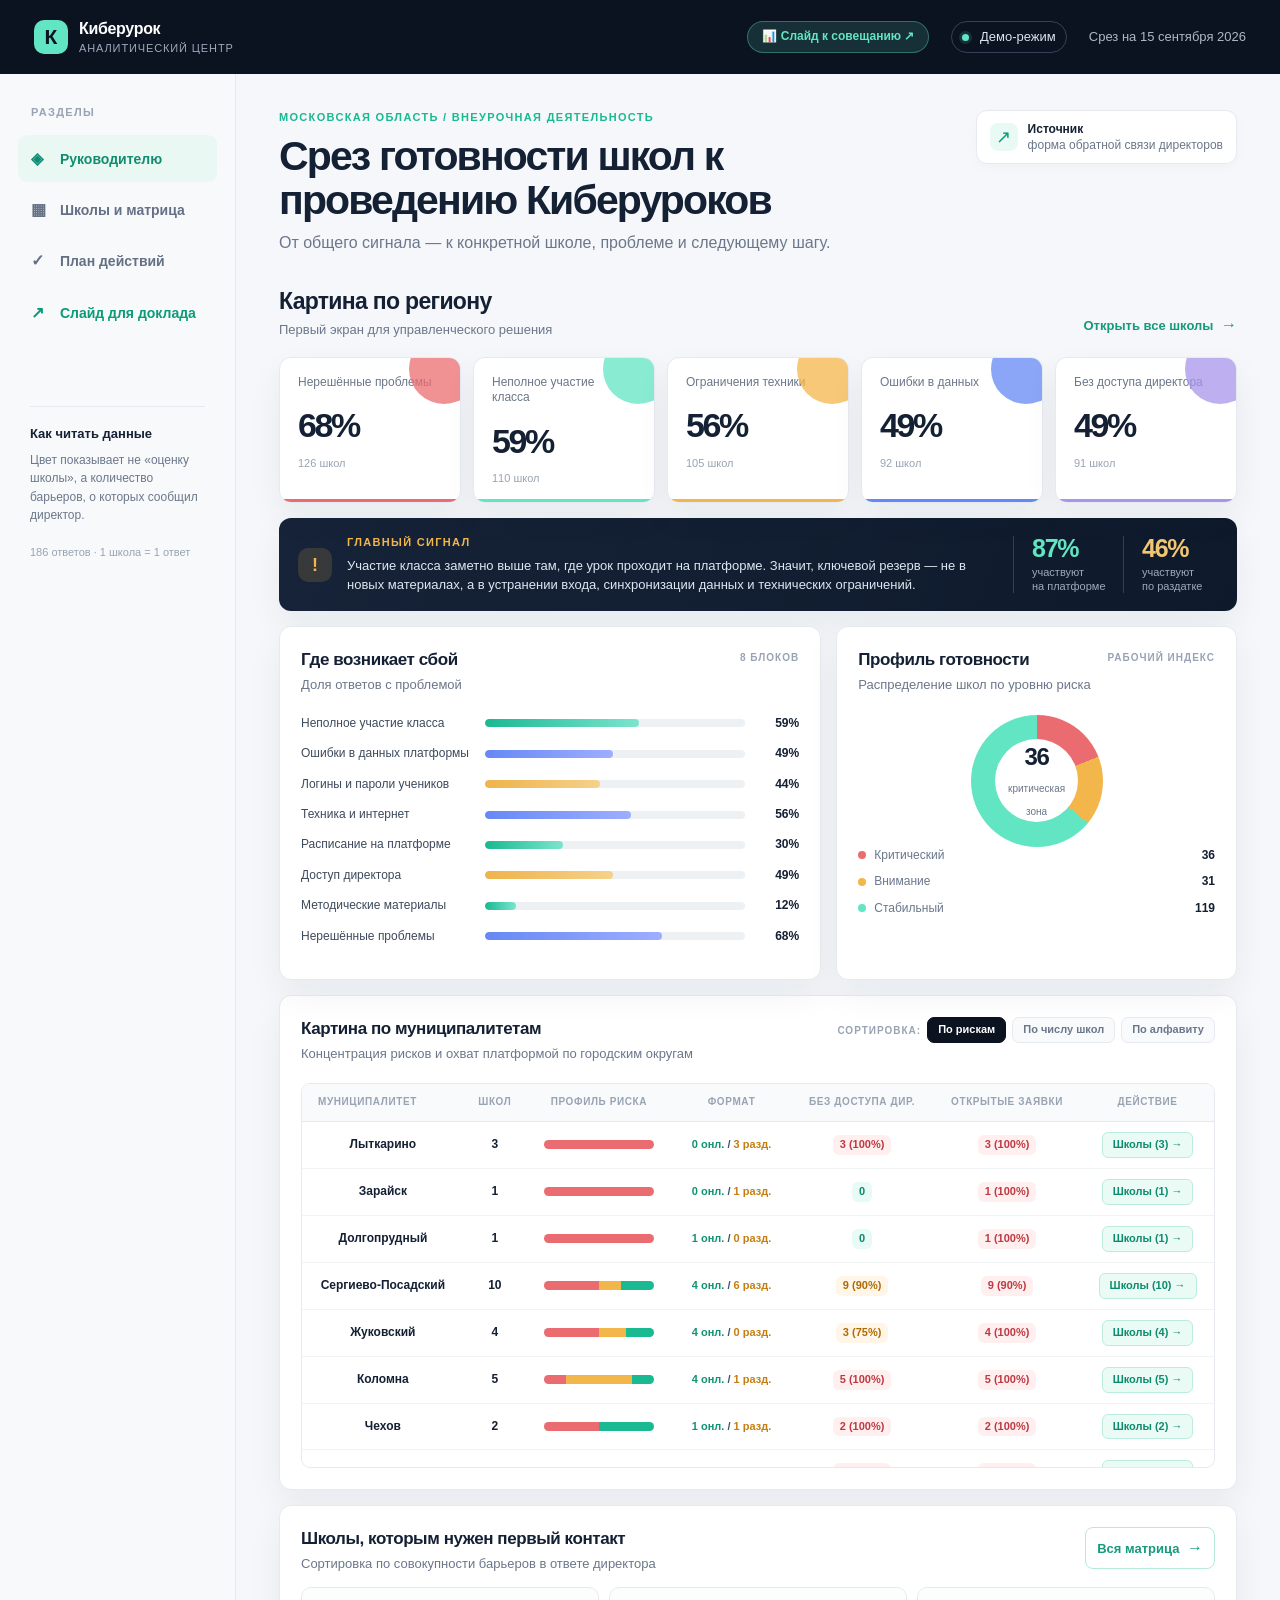
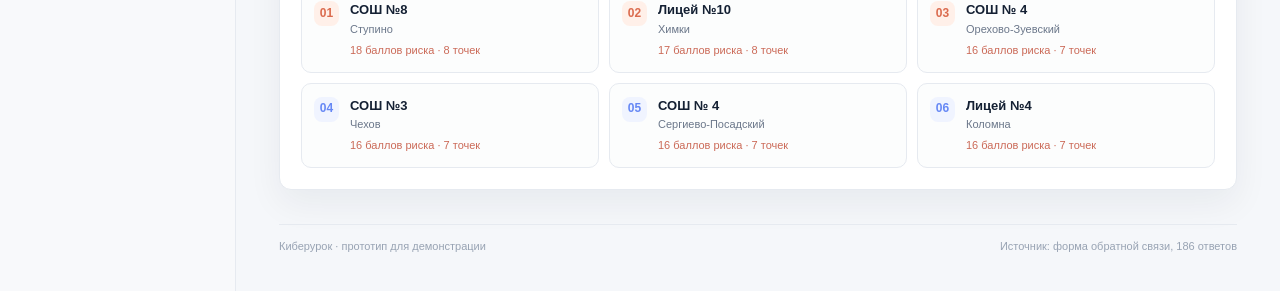
<file: index.html>
<!doctype html>
<html lang="ru">
  <head>
    <meta charset="UTF-8" />
    <meta name="viewport" content="width=device-width, initial-scale=1.0" />
    <meta name="description" content="Интерактивный срез готовности школ Московской области к проведению Киберуроков" />
    <title>Киберурок — срез готовности школ</title>
    <link rel="icon" href="data:image/svg+xml,%3Csvg xmlns='http://www.w3.org/2000/svg' viewBox='0 0 64 64'%3E%3Crect width='64' height='64' rx='16' fill='%230b1220'/%3E%3Cpath d='M17 19h30v8H27v7h16v8H27v10h-10V19Z' fill='%2367e8c5'/%3E%3C/svg%3E" />
    <link rel="stylesheet" href="styles.css?v=2" />
  </head>
  <body>
    <div class="app-shell">
      <header class="topbar">
        <div class="brand">
          <div class="brand-mark">К</div>
          <div>
            <div class="brand-name">Киберурок</div>
            <div class="brand-subtitle">аналитический центр</div>
          </div>
        </div>
        <div class="topbar-meta">
          <a href="slide.html" target="_blank" style="text-decoration:none; padding: 6px 14px; border-radius: 999px; font-size: 12px; background: rgba(98, 229, 194, 0.14); color: #62e5c2; border: 1px solid rgba(98, 229, 194, 0.35); font-weight: 750;">📊 Слайд к совещанию ↗</a>
          <span class="demo-chip"><span class="dot"></span> Демо-режим</span>
          <span class="date-label">Срез на 15 сентября 2026</span>
        </div>
      </header>

      <div class="workspace">
        <aside class="sidebar" aria-label="Навигация">
          <div class="sidebar-label">РАЗДЕЛЫ</div>
          <button class="nav-button active" data-view="overview"><span class="nav-icon">◈</span> Руководителю</button>
          <button class="nav-button" data-view="schools"><span class="nav-icon">▦</span> Школы и матрица</button>
          <button class="nav-button" data-view="actions"><span class="nav-icon">✓</span> План действий</button>
          <a href="slide.html" target="_blank" class="nav-button" style="text-decoration: none; color: #0b9b78; display: block;"><span class="nav-icon">↗</span> Слайд для доклада</a>
          <div class="sidebar-note">
            <div class="sidebar-note-title">Как читать данные</div>
            <p>Цвет показывает не «оценку школы», а количество барьеров, о которых сообщил директор.</p>
            <span class="source-note">186 ответов · 1 школа = 1 ответ</span>
          </div>
        </aside>

        <main class="content">
          <div class="page-heading">
            <div>
              <div class="eyebrow">МОСКОВСКАЯ ОБЛАСТЬ / ВНЕУРОЧНАЯ ДЕЯТЕЛЬНОСТЬ</div>
              <h1>Срез готовности школ к проведению Киберуроков</h1>
              <p>От общего сигнала — к конкретной школе, проблеме и следующему шагу.</p>
            </div>
            <div class="data-badge"><span class="data-badge-icon">↗</span><span><strong>Источник</strong><br />форма обратной связи директоров</span></div>
          </div>

          <section class="view-panel active" id="view-overview" aria-labelledby="overview-title">
            <div class="section-head">
              <div>
                <h2 id="overview-title">Картина по региону</h2>
                <p class="section-caption">Первый экран для управленческого решения</p>
              </div>
              <button class="text-button" data-view="schools">Открыть все школы <span>→</span></button>
            </div>

            <div class="metric-grid" id="metric-grid"></div>

            <div class="insight-banner">
              <div class="insight-symbol">!</div>
              <div>
                <div class="insight-label">ГЛАВНЫЙ СИГНАЛ</div>
                <div class="insight-text">Участие класса заметно выше там, где урок проходит на платформе. Значит, ключевой резерв — не в новых материалах, а в устранении входа, синхронизации данных и технических ограничений.</div>
              </div>
              <div class="insight-stat"><strong id="platform-participation">—</strong><span>участвуют<br />на платформе</span></div>
              <div class="insight-stat muted"><strong id="handout-participation">—</strong><span>участвуют<br />по раздатке</span></div>
            </div>

            <div class="overview-grid">
              <article class="card issue-card">
                <div class="card-head"><div><h3>Где возникает сбой</h3><p>Доля ответов с проблемой</p></div><span class="card-kicker">8 блоков</span></div>
                <div id="issue-bars" class="issue-bars"></div>
              </article>
              <article class="card posture-card">
                <div class="card-head"><div><h3>Профиль готовности</h3><p>Распределение школ по уровню риска</p></div><span class="card-kicker">рабочий индекс</span></div>
                <div id="risk-donut" class="risk-donut-wrap"></div>
                <div id="risk-legend" class="risk-legend"></div>
              </article>
            </div>

            <section class="card municipal-card" id="municipal-card">
              <div class="card-head">
                <div>
                  <h3>Картина по муниципалитетам</h3>
                  <p>Концентрация рисков и охват платформой по городским округам</p>
                </div>
                <div class="mun-sort-controls">
                  <span class="card-kicker">Сортировка:</span>
                  <button type="button" class="mun-sort-btn active" data-sort="risk">По рискам</button>
                  <button type="button" class="mun-sort-btn" data-sort="count">По числу школ</button>
                  <button type="button" class="mun-sort-btn" data-sort="name">По алфавиту</button>
                </div>
              </div>
              <div class="mun-table-wrap">
                <table class="mun-table">
                  <thead>
                    <tr>
                      <th class="mun-name-col">Муниципалитет</th>
                      <th>Школ</th>
                      <th>Профиль риска</th>
                      <th>Формат</th>
                      <th>Без доступа дир.</th>
                      <th>Открытые заявки</th>
                      <th>Действие</th>
                    </tr>
                  </thead>
                  <tbody id="mun-summary-body"></tbody>
                </table>
              </div>
            </section>

            <section class="card priority-card">
              <div class="card-head"><div><h3>Школы, которым нужен первый контакт</h3><p>Сортировка по совокупности барьеров в ответе директора</p></div><button class="outline-button" data-view="schools">Вся матрица <span>→</span></button></div>
              <div class="priority-grid" id="priority-grid"></div>
            </section>
          </section>

          <section class="view-panel" id="view-schools" aria-labelledby="schools-title">
            <div class="section-head section-head-tight">
              <div><h2 id="schools-title">Школы и матрица проблем</h2><p class="section-caption">Выберите школу — справа появится её карта действий</p></div>
              <div class="result-count" id="result-count">—</div>
            </div>
            <div class="filter-bar">
              <label class="search-field"><span>⌕</span><input id="school-search" type="search" placeholder="Поиск школы" autocomplete="off" /></label>
              <label class="select-field"><span>Муниципалитет</span><select id="municipality-filter"><option value="all">Все муниципалитеты</option></select></label>
              <label class="select-field"><span>Уровень риска</span><select id="risk-filter"><option value="all">Все уровни</option><option value="critical">Критический</option><option value="attention">Внимание</option><option value="stable">Стабильный</option></select></label>
              <label class="toggle-field"><input id="problem-only" type="checkbox" checked /><span class="toggle-ui"></span><span>Только с проблемами</span></label>
            </div>
            <div class="quick-tags" id="quick-tags" aria-label="Быстрые фильтры по барьерам"></div>
            <div class="schools-layout">
              <div class="matrix-wrap card"><div class="matrix-scroll"><table class="matrix-table"><thead><tr><th class="school-col">Школа</th><th>Участие</th><th>Данные</th><th>Вход</th><th>Техника</th><th>Расписание</th><th>Директор</th><th>Риск</th></tr></thead><tbody id="school-matrix"></tbody></table></div><div class="table-footer" id="table-footer"></div></div>
              <aside class="school-detail" id="school-detail" aria-live="polite"></aside>
            </div>
          </section>

          <section class="view-panel" id="view-actions" aria-labelledby="actions-title">
            <div class="section-head"><div><h2 id="actions-title">План действий</h2><p class="section-caption">Аналитические предложения по повторяющимся барьерам</p></div><span class="analytical-label">АНАЛИТИЧЕСКИЕ ПРЕДЛОЖЕНИЯ</span></div>
            <div class="action-intro">Рекомендации ниже не являются официальными регламентами. Это рабочие гипотезы, сформированные по ответам директоров: их можно превратить в дорожную карту после согласования с организаторами проекта.</div>
            <div class="action-grid" id="action-grid"></div>
          </section>

          <footer class="app-footer"><span>Киберурок · прототип для демонстрации</span><span>Источник: форма обратной связи, 186 ответов</span></footer>
        </main>
      </div>
    </div>
    <script src="data.js?v=3"></script>
    <script src="registry-map.js?v=1"></script>
    <script src="app.js?v=5"></script>
  </body>
</html>
</file>
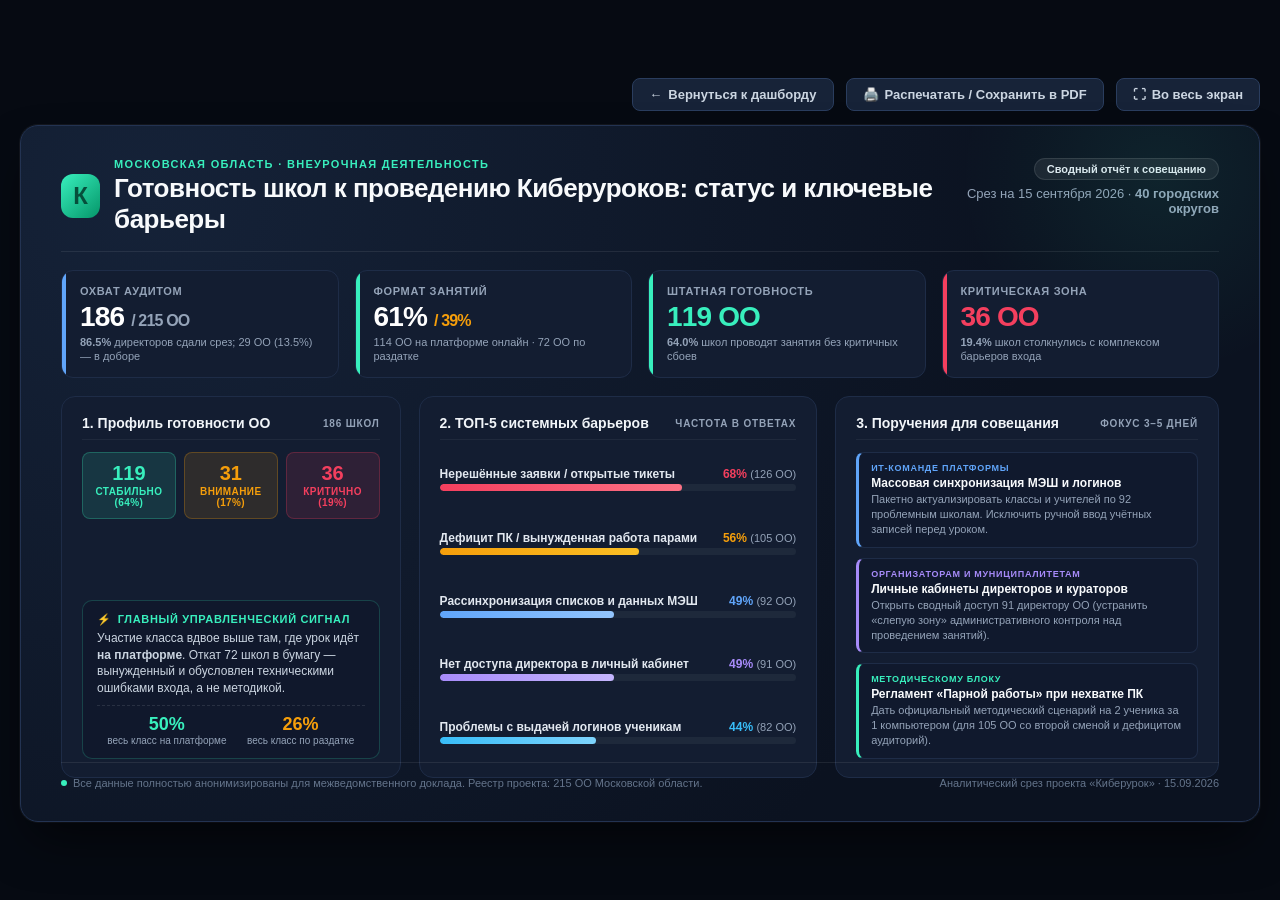
<file: slide.html>
<!doctype html>
<html lang="ru">
  <head>
    <meta charset="UTF-8" />
    <meta name="viewport" content="width=device-width, initial-scale=1.0" />
    <title>Киберурок — Сводный слайд для совещания (15.09.2026)</title>
    <style>
      :root {
        --bg: #0b1220;
        --card-bg: #131d31;
        --card-border: #1e2c47;
        --text: #ffffff;
        --muted: #94a3b8;
        --mint: #38efbd;
        --mint-dim: rgba(56, 239, 189, 0.12);
        --amber: #f59e0b;
        --amber-dim: rgba(245, 158, 11, 0.12);
        --red: #f43f5e;
        --red-dim: rgba(244, 63, 94, 0.12);
        --blue: #60a5fa;
        --blue-dim: rgba(96, 165, 250, 0.12);
      }
      * { box-sizing: border-box; margin: 0; padding: 0; }
      body {
        background: #060a12;
        color: var(--text);
        font-family: -apple-system, BlinkMacSystemFont, "Segoe UI", Roboto, "Helvetica Neue", Inter, sans-serif;
        min-height: 100vh;
        display: flex;
        flex-direction: column;
        align-items: center;
        justify-content: center;
        padding: 20px;
        -webkit-font-smoothing: antialiased;
      }
      
      /* Slide container: 16:9 aspect ratio */
      .slide-wrap {
        width: 100%;
        max-width: 1360px;
        aspect-ratio: 16 / 9;
        background: radial-gradient(circle at 10% 10%, #152238 0%, #0b1220 70%);
        border: 1px solid #233352;
        border-radius: 18px;
        box-shadow: 0 25px 50px -12px rgba(0, 0, 0, 0.6), 0 0 0 1px rgba(255, 255, 255, 0.05);
        padding: 32px 40px;
        display: flex;
        flex-direction: column;
        justify-content: space-between;
        position: relative;
        overflow: hidden;
      }
      .slide-wrap::before {
        content: "";
        position: absolute;
        top: -150px;
        right: -100px;
        width: 400px;
        height: 400px;
        border-radius: 50%;
        background: radial-gradient(circle, rgba(56, 239, 189, 0.08) 0%, transparent 70%);
        pointer-events: none;
      }

      /* Controls toolbar */
      .toolbar {
        display: flex;
        gap: 12px;
        margin-bottom: 14px;
        width: 100%;
        max-width: 1360px;
        justify-content: flex-end;
      }
      .tool-btn {
        background: #172338;
        color: #cbd5e1;
        border: 1px solid #2a3d5e;
        padding: 8px 16px;
        border-radius: 8px;
        font-size: 13px;
        font-weight: 600;
        cursor: pointer;
        display: inline-flex;
        align-items: center;
        gap: 6px;
        text-decoration: none;
        transition: all .15s;
      }
      .tool-btn:hover { background: #233554; color: #fff; border-color: var(--mint); }

      /* Slide Header */
      .slide-header {
        display: flex;
        justify-content: space-between;
        align-items: flex-start;
        border-bottom: 1px solid rgba(255, 255, 255, 0.08);
        padding-bottom: 16px;
      }
      .header-title-block { display: flex; align-items: center; gap: 14px; }
      .brand-badge {
        width: 44px;
        height: 44px;
        background: linear-gradient(135deg, var(--mint), #059669);
        color: #064e3b;
        font-size: 24px;
        font-weight: 900;
        border-radius: 12px;
        display: grid;
        place-items: center;
      }
      .eyebrow {
        font-size: 11px;
        font-weight: 800;
        letter-spacing: 0.12em;
        text-transform: uppercase;
        color: var(--mint);
        margin-bottom: 3px;
      }
      h1 {
        font-size: 26px;
        font-weight: 800;
        letter-spacing: -0.02em;
        color: #f8fafc;
      }
      .header-meta {
        text-align: right;
        font-size: 13px;
        color: var(--muted);
      }
      .meta-tag {
        display: inline-block;
        background: rgba(255, 255, 255, 0.07);
        border: 1px solid rgba(255, 255, 255, 0.1);
        border-radius: 999px;
        padding: 4px 12px;
        font-size: 11px;
        font-weight: 700;
        color: #e2e8f0;
        margin-bottom: 6px;
      }

      /* KPI Highlights Bar */
      .kpi-row {
        display: grid;
        grid-template-columns: repeat(4, 1fr);
        gap: 16px;
        margin: 18px 0;
      }
      .kpi-card {
        background: var(--card-bg);
        border: 1px solid var(--card-border);
        border-radius: 12px;
        padding: 14px 18px;
        position: relative;
        overflow: hidden;
      }
      .kpi-card::after {
        content: "";
        position: absolute;
        top: 0;
        left: 0;
        width: 4px;
        height: 100%;
        background: var(--accent-color, var(--blue));
      }
      .kpi-label { font-size: 11px; font-weight: 700; text-transform: uppercase; letter-spacing: 0.06em; color: var(--muted); }
      .kpi-value { font-size: 28px; font-weight: 900; letter-spacing: -0.03em; margin: 4px 0 2px; color: #fff; }
      .kpi-sub { font-size: 11px; color: #94a3b8; line-height: 1.3; }

      /* 3 Columns Main Grid */
      .main-grid {
        display: grid;
        grid-template-columns: 1.15fr 1.35fr 1.3fr;
        gap: 18px;
        flex: 1;
        min-height: 0;
      }
      .panel {
        background: var(--card-bg);
        border: 1px solid var(--card-border);
        border-radius: 14px;
        padding: 18px 20px;
        display: flex;
        flex-direction: column;
        justify-content: space-between;
      }
      .panel-head {
        display: flex;
        align-items: center;
        justify-content: space-between;
        margin-bottom: 12px;
        padding-bottom: 8px;
        border-bottom: 1px solid rgba(255, 255, 255, 0.05);
      }
      .panel-title { font-size: 14px; font-weight: 800; color: #f1f5f9; display: flex; align-items: center; gap: 8px; }
      .panel-kicker { font-size: 10px; font-weight: 800; color: var(--muted); text-transform: uppercase; letter-spacing: 0.08em; }

      /* Col 1: Readiness Structure */
      .risk-split {
        display: flex;
        gap: 8px;
        margin-bottom: 14px;
      }
      .risk-pill-box {
        flex: 1;
        padding: 10px 8px;
        border-radius: 8px;
        text-align: center;
      }
      .risk-pill-box.stab { background: var(--mint-dim); border: 1px solid rgba(56, 239, 189, 0.25); color: var(--mint); }
      .risk-pill-box.att { background: var(--amber-dim); border: 1px solid rgba(245, 158, 11, 0.25); color: var(--amber); }
      .risk-pill-box.crit { background: var(--red-dim); border: 1px solid rgba(244, 63, 94, 0.25); color: var(--red); }
      .risk-pill-num { font-size: 20px; font-weight: 900; line-height: 1; margin-bottom: 3px; }
      .risk-pill-desc { font-size: 10px; font-weight: 700; text-transform: uppercase; letter-spacing: 0.04em; }

      .signal-box {
        background: rgba(15, 23, 42, 0.6);
        border: 1px solid rgba(56, 239, 189, 0.2);
        border-radius: 10px;
        padding: 12px 14px;
        margin-top: auto;
      }
      .signal-title { color: var(--mint); font-size: 11px; font-weight: 800; text-transform: uppercase; letter-spacing: 0.06em; margin-bottom: 4px; display: flex; align-items: center; gap: 6px; }
      .signal-text { font-size: 12px; color: #cbd5e1; line-height: 1.4; margin-bottom: 8px; }
      .signal-stats {
        display: flex;
        justify-content: space-around;
        padding-top: 8px;
        border-top: 1px dashed rgba(255, 255, 255, 0.1);
      }
      .signal-stat-val { font-size: 18px; font-weight: 900; color: var(--mint); }
      .signal-stat-val.alt { color: var(--amber); }
      .signal-stat-sub { font-size: 10px; color: var(--muted); }

      /* Col 2: Top Barriers */
      .barrier-list { display: flex; flex-direction: column; gap: 9px; justify-content: space-around; flex: 1; }
      .barrier-item { font-size: 12px; }
      .barrier-row { display: flex; justify-content: space-between; align-items: center; margin-bottom: 3px; font-weight: 600; color: #e2e8f0; }
      .barrier-count { color: var(--muted); font-size: 11px; font-weight: 500; }
      .barrier-track { height: 7px; background: #1e293b; border-radius: 99px; overflow: hidden; }
      .barrier-bar { height: 100%; border-radius: inherit; }

      /* Col 3: Executive Action Items */
      .action-list { display: flex; flex-direction: column; gap: 10px; flex: 1; justify-content: space-between; }
      .action-item {
        background: rgba(15, 23, 42, 0.5);
        border: 1px solid var(--card-border);
        border-left: 3px solid var(--accent, var(--mint));
        border-radius: 8px;
        padding: 10px 12px;
      }
      .action-tag { font-size: 9px; font-weight: 800; text-transform: uppercase; letter-spacing: 0.08em; color: var(--accent, var(--mint)); margin-bottom: 3px; }
      .action-heading { font-size: 12px; font-weight: 750; color: #f8fafc; margin-bottom: 2px; }
      .action-body { font-size: 11px; color: #94a3b8; line-height: 1.35; }

      /* Footer */
      .slide-footer {
        display: flex;
        justify-content: space-between;
        align-items: center;
        border-top: 1px solid rgba(255, 255, 255, 0.08);
        padding-top: 14px;
        margin-top: 14px;
        font-size: 11px;
        color: #64748b;
      }
      .footer-note { display: flex; align-items: center; gap: 6px; }
      .footer-dot { width: 6px; height: 6px; border-radius: 50%; background: var(--mint); }

      /* Print / PDF adjustments */
      @media print {
        body { padding: 0; background: #fff; }
        .toolbar { display: none; }
        .slide-wrap {
          border: none;
          box-shadow: none;
          max-width: 100%;
          width: 100vw;
          height: 100vh;
          aspect-ratio: auto;
          border-radius: 0;
          page-break-after: avoid;
        }
      }
    </style>
  </head>
  <body>
    <div class="toolbar">
      <a href="index.html" class="tool-btn"><span>←</span> Вернуться к дашборду</a>
      <button class="tool-btn" onclick="window.print()"><span>🖨️</span> Распечатать / Сохранить в PDF</button>
      <button class="tool-btn" onclick="document.querySelector('.slide-wrap').requestFullscreen?.()"><span>⛶</span> Во весь экран</button>
    </div>

    <div class="slide-wrap">
      <!-- HEADER -->
      <header class="slide-header">
        <div class="header-title-block">
          <div class="brand-badge">К</div>
          <div>
            <div class="eyebrow">Московская область · Внеурочная деятельность</div>
            <h1>Готовность школ к проведению Киберуроков: статус и ключевые барьеры</h1>
          </div>
        </div>
        <div class="header-meta">
          <span class="meta-tag">Сводный отчёт к совещанию</span>
          <div>Срез на 15 сентября 2026 · <strong>40 городских округов</strong></div>
        </div>
      </header>

      <!-- KPI ROW -->
      <section class="kpi-row">
        <article class="kpi-card" style="--accent-color: var(--blue);">
          <div class="kpi-label">Охват аудитом</div>
          <div class="kpi-value">186 <span style="font-size: 16px; font-weight: 600; color: #94a3b8;">/ 215 ОО</span></div>
          <div class="kpi-sub"><strong>86.5%</strong> директоров сдали срез; 29 ОО (13.5%) — в доборе</div>
        </article>

        <article class="kpi-card" style="--accent-color: var(--mint);">
          <div class="kpi-label">Формат занятий</div>
          <div class="kpi-value">61% <span style="font-size: 16px; font-weight: 600; color: var(--amber);">/ 39%</span></div>
          <div class="kpi-sub">114 ОО на платформе онлайн · 72 ОО по раздатке</div>
        </article>

        <article class="kpi-card" style="--accent-color: var(--mint);">
          <div class="kpi-label">Штатная готовность</div>
          <div class="kpi-value" style="color: var(--mint);">119 ОО</div>
          <div class="kpi-sub"><strong>64.0%</strong> школ проводят занятия без критичных сбоев</div>
        </article>

        <article class="kpi-card" style="--accent-color: var(--red);">
          <div class="kpi-label">Критическая зона</div>
          <div class="kpi-value" style="color: var(--red);">36 ОО</div>
          <div class="kpi-sub"><strong>19.4%</strong> школ столкнулись с комплексом барьеров входа</div>
        </article>
      </section>

      <!-- MAIN 3 COLUMNS -->
      <section class="main-grid">
        <!-- COL 1: Profile & Signal -->
        <div class="panel">
          <div>
            <div class="panel-head">
              <span class="panel-title">1. Профиль готовности ОО</span>
              <span class="panel-kicker">186 школ</span>
            </div>

            <div class="risk-split">
              <div class="risk-pill-box stab">
                <div class="risk-pill-num">119</div>
                <div class="risk-pill-desc">Стабильно (64%)</div>
              </div>
              <div class="risk-pill-box att">
                <div class="risk-pill-num">31</div>
                <div class="risk-pill-desc">Внимание (17%)</div>
              </div>
              <div class="risk-pill-box crit">
                <div class="risk-pill-num">36</div>
                <div class="risk-pill-desc">Критично (19%)</div>
              </div>
            </div>
          </div>

          <div class="signal-box">
            <div class="signal-title"><span>⚡</span> Главный управленческий сигнал</div>
            <div class="signal-text">
              Участие класса вдвое выше там, где урок идёт <strong>на платформе</strong>. Откат 72 школ в бумагу — вынужденный и обусловлен техническими ошибками входа, а не методикой.
            </div>
            <div class="signal-stats">
              <div style="text-align: center;">
                <div class="signal-stat-val">50%</div>
                <div class="signal-stat-sub">весь класс на платформе</div>
              </div>
              <div style="text-align: center;">
                <div class="signal-stat-val alt">26%</div>
                <div class="signal-stat-sub">весь класс по раздатке</div>
              </div>
            </div>
          </div>
        </div>

        <!-- COL 2: Top Barriers -->
        <div class="panel">
          <div class="panel-head">
            <span class="panel-title">2. ТОП-5 системных барьеров</span>
            <span class="panel-kicker">Частота в ответах</span>
          </div>

          <div class="barrier-list">
            <div class="barrier-item">
              <div class="barrier-row">
                <span>Нерешённые заявки / открытые тикеты</span>
                <span style="color: var(--red);">68% <span class="barrier-count">(126 ОО)</span></span>
              </div>
              <div class="barrier-track"><div class="barrier-bar" style="width: 68%; background: linear-gradient(90deg, #f43f5e, #fb7185);"></div></div>
            </div>

            <div class="barrier-item">
              <div class="barrier-row">
                <span>Дефицит ПК / вынужденная работа парами</span>
                <span style="color: var(--amber);">56% <span class="barrier-count">(105 ОО)</span></span>
              </div>
              <div class="barrier-track"><div class="barrier-bar" style="width: 56%; background: linear-gradient(90deg, #f59e0b, #fbbf24);"></div></div>
            </div>

            <div class="barrier-item">
              <div class="barrier-row">
                <span>Рассинхронизация списков и данных МЭШ</span>
                <span style="color: var(--blue);">49% <span class="barrier-count">(92 ОО)</span></span>
              </div>
              <div class="barrier-track"><div class="barrier-bar" style="width: 49%; background: linear-gradient(90deg, #60a5fa, #93c5fd);"></div></div>
            </div>

            <div class="barrier-item">
              <div class="barrier-row">
                <span>Нет доступа директора в личный кабинет</span>
                <span style="color: #a78bfa;">49% <span class="barrier-count">(91 ОО)</span></span>
              </div>
              <div class="barrier-track"><div class="barrier-bar" style="width: 49%; background: linear-gradient(90deg, #a78bfa, #c4b5fd);"></div></div>
            </div>

            <div class="barrier-item">
              <div class="barrier-row">
                <span>Проблемы с выдачей логинов ученикам</span>
                <span style="color: #38bdf8;">44% <span class="barrier-count">(82 ОО)</span></span>
              </div>
              <div class="barrier-track"><div class="barrier-bar" style="width: 44%; background: linear-gradient(90deg, #38bdf8, #7dd3fc);"></div></div>
            </div>
          </div>
        </div>

        <!-- COL 3: Priority Actions -->
        <div class="panel">
          <div class="panel-head">
            <span class="panel-title">3. Поручения для совещания</span>
            <span class="panel-kicker">Фокус 3–5 дней</span>
          </div>

          <div class="action-list">
            <div class="action-item" style="--accent: var(--blue);">
              <div class="action-tag">ИТ-команде платформы</div>
              <div class="action-heading">Массовая синхронизация МЭШ и логинов</div>
              <div class="action-body">
                Пакетно актуализировать классы и учителей по 92 проблемным школам. Исключить ручной ввод учётных записей перед уроком.
              </div>
            </div>

            <div class="action-item" style="--accent: #a78bfa;">
              <div class="action-tag">Организаторам и муниципалитетам</div>
              <div class="action-heading">Личные кабинеты директоров и кураторов</div>
              <div class="action-body">
                Открыть сводный доступ 91 директору ОО (устранить «слепую зону» административного контроля над проведением занятий).
              </div>
            </div>

            <div class="action-item" style="--accent: var(--mint);">
              <div class="action-tag">Методическому блоку</div>
              <div class="action-heading">Регламент «Парной работы» при нехватке ПК</div>
              <div class="action-body">
                Дать официальный методический сценарий на 2 ученика за 1 компьютером (для 105 ОО со второй сменой и дефицитом аудиторий).
              </div>
            </div>
          </div>
        </div>
      </section>

      <!-- FOOTER -->
      <footer class="slide-footer">
        <div class="footer-note">
          <span class="footer-dot"></span>
          <span>Все данные полностью анонимизированы для межведомственного доклада. Реестр проекта: 215 ОО Московской области.</span>
        </div>
        <div>Аналитический срез проекта «Киберурок» · 15.09.2026</div>
      </footer>
    </div>
  </body>
</html>
</file>
<file: styles.css>
:root {
  --ink: #142033;
  --muted: #6b778a;
  --muted-2: #98a3b3;
  --line: #e6eaf0;
  --surface: #ffffff;
  --canvas: #f5f7fa;
  --navy: #0b1220;
  --navy-2: #172238;
  --mint: #62e5c2;
  --mint-strong: #19b991;
  --amber: #f3b64a;
  --red: #eb6c70;
  --blue: #6688f5;
  --shadow: 0 14px 35px rgba(23, 34, 56, .06);
}
* { box-sizing: border-box; }
html { background: var(--canvas); }
body { margin: 0; color: var(--ink); background: var(--canvas); font-family: Inter, ui-sans-serif, -apple-system, BlinkMacSystemFont, "Segoe UI", sans-serif; font-size: 16px; line-height: 1.45; }
button, input, select { font: inherit; }
button { cursor: pointer; }
.app-shell { min-height: 100vh; }
.topbar { height: 74px; padding: 0 34px; background: var(--navy); color: white; display: flex; align-items: center; justify-content: space-between; }
.brand { display: flex; align-items: center; gap: 11px; }
.brand-mark { width: 34px; height: 34px; border-radius: 10px; display: grid; place-items: center; background: var(--mint); color: var(--navy); font-size: 21px; font-weight: 800; }
.brand-name { font-size: 16px; font-weight: 760; letter-spacing: -.02em; }
.brand-subtitle { color: #9da9bc; font-size: 11px; letter-spacing: .08em; text-transform: uppercase; margin-top: 1px; }
.topbar-meta { display: flex; align-items: center; gap: 22px; color: #aeb8c8; font-size: 13px; }
.demo-chip { border: 1px solid #344259; border-radius: 999px; padding: 6px 10px; color: #d9e3ec; }
.dot { display: inline-block; width: 7px; height: 7px; border-radius: 50%; background: var(--mint); box-shadow: 0 0 0 3px rgba(98,229,194,.14); margin-right: 7px; }
.workspace { display: flex; max-width: 1600px; margin: 0 auto; }
.sidebar { width: 236px; flex: 0 0 236px; padding: 31px 18px; min-height: calc(100vh - 74px); background: #f8f9fb; border-right: 1px solid var(--line); }
.sidebar-label, .eyebrow, .insight-label { color: var(--muted-2); font-size: 11px; letter-spacing: .12em; font-weight: 800; }
.sidebar-label { padding: 0 13px 12px; }
.nav-button { width: 100%; border: 0; background: transparent; color: #647084; text-align: left; padding: 12px 13px; border-radius: 9px; margin: 2px 0; font-weight: 650; font-size: 14px; }
.nav-button:hover, .nav-button.active { background: #eaf8f4; color: #118c70; }
.nav-icon { display: inline-block; width: 23px; margin-right: 2px; color: currentColor; font-size: 16px; }
.sidebar-note { margin: 70px 12px 0; padding-top: 18px; border-top: 1px solid var(--line); color: var(--muted); }
.sidebar-note-title { color: var(--ink); font-size: 13px; font-weight: 800; margin-bottom: 7px; }
.sidebar-note p { margin: 0 0 14px; font-size: 12px; line-height: 1.55; }
.source-note { color: var(--muted-2); font-size: 11px; }
.content { min-width: 0; flex: 1; padding: 36px 43px 36px; }
.page-heading { display: flex; justify-content: space-between; gap: 30px; align-items: flex-start; margin-bottom: 31px; }
.eyebrow { color: var(--mint-strong); margin-bottom: 9px; }
h1, h2, h3, p { margin-top: 0; }
h1 { max-width: 780px; margin-bottom: 8px; font-size: clamp(28px, 3.2vw, 42px); line-height: 1.07; letter-spacing: -.045em; }
.page-heading p { margin-bottom: 0; color: var(--muted); font-size: 16px; }
.data-badge { display: flex; align-items: center; gap: 10px; color: var(--muted); font-size: 12px; line-height: 1.35; border: 1px solid var(--line); background: var(--surface); border-radius: 11px; padding: 10px 13px; box-shadow: 0 4px 12px rgba(23,34,56,.025); white-space: nowrap; }
.data-badge strong { color: var(--ink); font-size: 12px; }
.data-badge-icon { width: 28px; height: 28px; display: grid; place-items: center; border-radius: 8px; background: #e9faf5; color: #079d7b; font-size: 18px; }
.view-panel { display: none; animation: appear .22s ease-out; }
.view-panel.active { display: block; }
@keyframes appear { from { opacity: .2; transform: translateY(4px); } to { opacity: 1; transform: translateY(0); } }
.section-head { display: flex; align-items: flex-end; justify-content: space-between; gap: 20px; margin-bottom: 17px; }
.section-head-tight { align-items: center; }
h2 { font-size: 23px; letter-spacing: -.03em; margin-bottom: 3px; }
h3 { font-size: 17px; letter-spacing: -.025em; margin-bottom: 3px; }
.section-caption, .card-head p { margin: 0; color: var(--muted); font-size: 13px; }
.text-button, .outline-button { color: #159a7b; border: 0; background: transparent; font-weight: 700; font-size: 13px; padding: 4px 0; }
.outline-button { border: 1px solid #b7e9dc; border-radius: 8px; padding: 8px 11px; background: white; }
.text-button span, .outline-button span { margin-left: 4px; font-size: 16px; }
.metric-grid { display: grid; grid-template-columns: repeat(5, 1fr); gap: 12px; margin-bottom: 15px; }
.metric-card { min-height: 132px; padding: 17px 18px 15px; border: 1px solid var(--line); border-radius: 12px; background: var(--surface); box-shadow: var(--shadow); position: relative; overflow: hidden; }
.metric-card::after { content: ""; position: absolute; right: -19px; top: -24px; width: 70px; height: 70px; border-radius: 50%; background: var(--metric-color, #e9faf5); opacity: .75; }
.metric-label { color: var(--muted); font-size: 12px; line-height: 1.28; max-width: 135px; }
.metric-value { font-size: 34px; font-weight: 780; letter-spacing: -.07em; margin: 11px 0 5px; }
.metric-note { color: var(--muted-2); font-size: 11px; }
.metric-accent { position: absolute; bottom: 0; left: 0; width: 100%; height: 3px; background: var(--metric-color, var(--mint)); }
.insight-banner { display: grid; grid-template-columns: auto 1fr auto auto; gap: 15px; align-items: center; min-height: 92px; margin-bottom: 15px; padding: 17px 19px; color: #dce7f1; background: linear-gradient(110deg, #162338, #0e1a2b); border-radius: 12px; box-shadow: var(--shadow); }
.insight-symbol { width: 34px; height: 34px; border-radius: 10px; display: grid; place-items: center; background: rgba(243,182,74,.15); color: var(--amber); font-weight: 900; font-size: 18px; }
.insight-label { color: var(--amber); margin-bottom: 5px; }
.insight-text { font-size: 13px; max-width: 720px; line-height: 1.48; }
.insight-stat { padding-left: 18px; border-left: 1px solid #344155; min-width: 95px; }
.insight-stat strong { display: block; color: var(--mint); font-size: 25px; line-height: 1; letter-spacing: -.05em; }
.insight-stat span { color: #9eabba; display: block; font-size: 11px; margin-top: 5px; line-height: 1.2; }
.insight-stat.muted strong { color: #f2c672; }
.overview-grid { display: grid; grid-template-columns: 1.15fr .85fr; gap: 15px; margin-bottom: 15px; }
.card { background: var(--surface); border: 1px solid var(--line); border-radius: 12px; box-shadow: var(--shadow); }
.issue-card, .posture-card, .priority-card, .municipal-card { padding: 21px; }
.card-head { display: flex; justify-content: space-between; align-items: flex-start; gap: 15px; margin-bottom: 20px; }
.card-kicker, .analytical-label { color: var(--muted-2); font-size: 10px; letter-spacing: .1em; font-weight: 800; text-transform: uppercase; padding-top: 3px; white-space: nowrap; }
.issue-row { display: grid; grid-template-columns: minmax(146px, 1fr) minmax(100px, 1.5fr) 43px; gap: 11px; align-items: center; margin: 13px 0; font-size: 12px; }
.issue-label { color: #3d4a5c; }
.bar-track { height: 8px; border-radius: 999px; background: #edf1f4; overflow: hidden; }
.bar-fill { height: 100%; border-radius: inherit; background: linear-gradient(90deg, var(--mint-strong), #7ce4ce); }
.issue-row:nth-child(2n) .bar-fill { background: linear-gradient(90deg, #6688f5, #9eaeff); }
.issue-row:nth-child(3n) .bar-fill { background: linear-gradient(90deg, #efb34b, #f5d18b); }
.issue-value { text-align: right; color: var(--ink); font-weight: 750; font-size: 12px; }
.risk-donut-wrap { min-height: 132px; display: flex; align-items: center; justify-content: center; gap: 29px; }
.donut { width: 132px; height: 132px; border-radius: 50%; display: grid; place-items: center; position: relative; }
.donut::after { content: ""; width: 83px; height: 83px; border-radius: 50%; background: white; position: absolute; }
.donut-center { position: relative; z-index: 1; text-align: center; }.donut-center strong { display: block; font-size: 24px; letter-spacing: -.05em; }.donut-center span { color: var(--muted); font-size: 10px; }
.risk-legend { display: grid; gap: 9px; }
.legend-row { display: flex; align-items: center; gap: 8px; color: var(--muted); font-size: 12px; min-width: 140px; }.legend-dot { width: 8px; height: 8px; border-radius: 50%; }.legend-row strong { color: var(--ink); margin-left: auto; }
.priority-card .card-head { margin-bottom: 13px; }
.priority-grid { display: grid; grid-template-columns: repeat(3, 1fr); gap: 10px; }
.priority-item { display: flex; min-width: 0; gap: 11px; padding: 13px 12px; border: 1px solid var(--line); border-radius: 10px; background: #fcfdfd; }
.priority-rank { width: 25px; height: 25px; border-radius: 8px; flex: 0 0 auto; display: grid; place-items: center; background: #fff0e9; color: #db6b4e; font-size: 12px; font-weight: 800; }.priority-item:nth-child(n+4) .priority-rank { background: #f0f4ff; color: #6688f5; }
.priority-school { font-size: 13px; font-weight: 750; white-space: nowrap; overflow: hidden; text-overflow: ellipsis; }.priority-mun { color: var(--muted); font-size: 11px; margin-top: 2px; }.priority-problems { color: #cb6a58; font-size: 11px; margin-top: 5px; }
.result-count { color: var(--muted); font-size: 13px; }
.municipal-card { margin-bottom: 15px; }
.mun-sort-controls { display: flex; align-items: center; gap: 6px; flex-wrap: wrap; }
.mun-sort-btn { border: 1px solid var(--line); background: #f8fafc; color: var(--muted); font-size: 11px; font-weight: 700; padding: 4px 10px; border-radius: 7px; cursor: pointer; transition: all .14s ease; }
.mun-sort-btn:hover { background: #eef3f7; color: var(--ink); }
.mun-sort-btn.active { background: var(--navy); color: #ffffff; border-color: var(--navy); }
.mun-table-wrap { overflow-x: auto; max-height: 385px; overflow-y: auto; border: 1px solid var(--line); border-radius: 9px; margin-top: 5px; }
.mun-table { width: 100%; border-collapse: collapse; min-width: 680px; font-size: 12px; }
.mun-table th { background: #f8fafc; color: var(--muted-2); text-transform: uppercase; letter-spacing: .06em; font-size: 10px; font-weight: 800; padding: 11px 12px; text-align: center; border-bottom: 1px solid var(--line); position: sticky; top: 0; z-index: 2; }
.mun-table th.mun-name-col { text-align: left; padding-left: 16px; }
.mun-table td { padding: 10px 12px; border-bottom: 1px solid #f1f4f6; text-align: center; font-size: 12px; }
.mun-table tr:hover { background: #f6fbf9; }
.mun-name-cell { text-align: left; font-weight: 750; color: var(--ink); padding-left: 16px; }
.mun-risk-bar { display: flex; width: 110px; height: 9px; border-radius: 99px; overflow: hidden; background: #eaedf0; margin: 0 auto; }
.mun-risk-seg { height: 100%; }
.mun-risk-seg.crit { background: var(--red); }
.mun-risk-seg.att { background: var(--amber); }
.mun-risk-seg.stab { background: var(--mint-strong); }
.mun-format-pill { font-size: 11px; font-weight: 700; color: #435265; }
.mun-format-pill .plat { color: #0f9372; font-weight: 750; }
.mun-format-pill .hand { color: #c47e11; font-weight: 750; }
.mun-badge { font-size: 11px; font-weight: 750; border-radius: 6px; padding: 2px 7px; display: inline-block; }
.mun-badge.good { background: #e8faf5; color: #0d8a68; }
.mun-badge.warn { background: #fff6e8; color: #af6a05; }
.mun-badge.crit { background: #fff0ef; color: #be3943; }
.mun-jump-btn { border: 1px solid #bcece0; background: #eafaf5; color: #0c8c6d; font-size: 11px; font-weight: 750; border-radius: 6px; padding: 4px 10px; cursor: pointer; transition: .14s; white-space: nowrap; }
.mun-jump-btn:hover { background: var(--mint-strong); color: white; border-color: var(--mint-strong); }

.quick-tags { display: flex; gap: 8px; align-items: center; flex-wrap: wrap; margin-bottom: 14px; }
.tag-chip { display: inline-flex; align-items: center; gap: 6px; padding: 6px 12px; border-radius: 999px; font-size: 12px; font-weight: 650; color: #475569; background: #ffffff; border: 1px solid #dce4eb; cursor: pointer; transition: all .15s ease; box-shadow: 0 1px 3px rgba(23, 34, 56, .03); }
.tag-chip:hover { border-color: #cbd5e1; background: #f8fafc; color: #1e293b; }
.tag-chip.active { background: var(--navy); color: #ffffff; border-color: var(--navy); box-shadow: 0 2px 8px rgba(11, 18, 32, .18); }
.tag-count { display: inline-block; font-size: 10px; font-weight: 800; padding: 1px 6px; border-radius: 999px; background: #eef2f6; color: #64748b; }
.tag-chip.active .tag-count { background: rgba(255, 255, 255, .25); color: #ffffff; }
.tag-chip[data-tag="critical"] .tag-count { background: #ffe4e6; color: #e11d48; }
.tag-chip[data-tag="critical"].active { background: #e11d48; border-color: #e11d48; }
.tag-chip[data-tag="critical"].active .tag-count { background: rgba(255, 255, 255, .3); color: #fff; }
.tag-chip[data-tag="no-director"] .tag-count { background: #f3e8ff; color: #7e22ce; }
.tag-chip[data-tag="no-director"].active { background: #7e22ce; border-color: #7e22ce; }
.tag-chip[data-tag="no-director"].active .tag-count { background: rgba(255, 255, 255, .3); color: #fff; }
.tag-chip[data-tag="handout"] .tag-count { background: #fef3c7; color: #b45309; }
.tag-chip[data-tag="handout"].active { background: #b45309; border-color: #b45309; }
.tag-chip[data-tag="handout"].active .tag-count { background: rgba(255, 255, 255, .3); color: #fff; }
.filter-bar { display: flex; gap: 10px; align-items: flex-end; flex-wrap: wrap; padding: 12px; margin-bottom: 15px; background: #eaf0f3; border: 1px solid #e1e8ed; border-radius: 11px; }.search-field, .select-field { display: flex; flex-direction: column; gap: 4px; }.search-field { flex: 1 1 220px; position: relative; }.search-field > span { position: absolute; left: 11px; bottom: 8px; color: var(--muted); font-size: 19px; }.search-field input, .select-field select { height: 38px; border: 1px solid #d6dfe6; background: white; border-radius: 8px; padding: 0 11px; color: var(--ink); outline: none; }.search-field input { padding-left: 32px; }.select-field span { color: #657285; font-size: 10px; font-weight: 800; text-transform: uppercase; letter-spacing: .07em; }.select-field select { min-width: 170px; }.search-field input:focus, .select-field select:focus { border-color: var(--mint-strong); box-shadow: 0 0 0 3px rgba(25,185,145,.12); }.toggle-field { display: flex; align-items: center; gap: 8px; height: 38px; color: #556276; font-size: 12px; font-weight: 650; padding: 0 4px; }.toggle-field input { position: absolute; opacity: 0; }.toggle-ui { width: 30px; height: 18px; background: #bec7d0; border-radius: 99px; position: relative; transition: .15s; }.toggle-ui::after { content: ""; position: absolute; width: 14px; height: 14px; top: 2px; left: 2px; background: white; border-radius: 50%; transition: .15s; }.toggle-field input:checked + .toggle-ui { background: var(--mint-strong); }.toggle-field input:checked + .toggle-ui::after { transform: translateX(12px); }
.schools-layout { display: grid; grid-template-columns: minmax(0, 1fr) minmax(330px, .52fr); gap: 15px; align-items: start; }.matrix-wrap { min-width: 0; overflow: hidden; }.matrix-scroll { overflow-x: auto; }.matrix-table { width: 100%; border-collapse: collapse; min-width: 700px; }.matrix-table th { background: #f9fafb; color: var(--muted-2); text-transform: uppercase; letter-spacing: .07em; font-size: 10px; font-weight: 800; padding: 13px 10px; text-align: center; border-bottom: 1px solid var(--line); white-space: nowrap; }.matrix-table th.school-col { text-align: left; padding-left: 16px; }.matrix-table td { padding: 13px 10px; border-bottom: 1px solid #eff1f4; text-align: center; font-size: 12px; }.matrix-table tr { cursor: pointer; transition: background .12s; }.matrix-table tr:hover, .matrix-table tr.selected { background: #f0fbf8; }.matrix-table td:first-child { text-align: left; padding-left: 16px; }.school-name-cell { max-width: 190px; white-space: nowrap; overflow: hidden; text-overflow: ellipsis; color: var(--ink); font-weight: 700; }.school-mun-cell { color: var(--muted); font-size: 11px; margin-top: 2px; }.status-dot { display: inline-flex; width: 9px; height: 9px; border-radius: 50%; }.status-good { background: var(--mint-strong); }.status-warn { background: var(--amber); }.status-bad { background: var(--red); }.risk-pill { display: inline-flex; border-radius: 999px; padding: 4px 7px; font-size: 10px; font-weight: 800; }.risk-pill.critical { color: #b84650; background: #fff0ef; }.risk-pill.attention { color: #a56a0e; background: #fff7e3; }.risk-pill.stable { color: #137963; background: #e8faf5; }.table-footer { padding: 11px 16px; color: var(--muted); font-size: 11px; border-top: 1px solid var(--line); }
.school-detail { min-width: 0; position: sticky; top: 14px; }.detail-card { padding: 20px; border: 1px solid var(--line); border-radius: 12px; background: var(--surface); box-shadow: var(--shadow); }.detail-top { display: flex; align-items: flex-start; justify-content: space-between; gap: 12px; padding-bottom: 15px; border-bottom: 1px solid var(--line); }.detail-school { font-size: 20px; line-height: 1.12; letter-spacing: -.035em; font-weight: 800; }.detail-mun { color: var(--muted); font-size: 12px; margin-top: 4px; }.detail-source { margin: 14px 0; padding: 11px; border-radius: 9px; background: #f8fafb; color: var(--muted); font-size: 12px; line-height: 1.45; }.detail-source strong { color: var(--ink); display: block; margin-bottom: 5px; font-size: 11px; text-transform: uppercase; letter-spacing: .06em; }.detail-kpis { display: grid; grid-template-columns: 1fr 1fr; gap: 8px; margin-bottom: 18px; }.detail-kpi { padding: 9px 10px; border: 1px solid var(--line); border-radius: 8px; }.detail-kpi span { color: var(--muted); display: block; font-size: 10px; }.detail-kpi strong { display: block; font-size: 12px; margin-top: 3px; }.problem-title { display: flex; justify-content: space-between; gap: 10px; align-items: center; margin: 18px 0 9px; }.problem-title h4 { margin: 0; font-size: 14px; }.problem-badge { color: #bd5757; background: #fff1ef; border-radius: 999px; padding: 3px 7px; font-size: 10px; font-weight: 800; }.recommendation { padding: 12px; margin-top: 9px; border: 1px solid #edf0f3; border-radius: 9px; background: #fbfcfd; }.recommendation-label { font-size: 10px; color: var(--muted-2); text-transform: uppercase; letter-spacing: .07em; font-weight: 800; margin-bottom: 4px; }.recommendation p { margin: 0; font-size: 12px; line-height: 1.45; color: #3d4b5d; }.recommendation.check { background: #f3fbf8; border-color: #dff5ed; }.recommendation.check .recommendation-label { color: var(--mint-strong); }
.action-intro { padding: 14px 16px; margin-bottom: 15px; background: #fffaf0; border: 1px solid #f3dfad; border-radius: 10px; color: #765c27; font-size: 13px; line-height: 1.5; }.action-grid { display: grid; grid-template-columns: repeat(2, minmax(0,1fr)); gap: 14px; }.action-card { padding: 18px; background: var(--surface); border: 1px solid var(--line); border-radius: 12px; box-shadow: var(--shadow); }.action-card-top { display: flex; align-items: flex-start; justify-content: space-between; gap: 14px; margin-bottom: 14px; }.action-number { width: 29px; height: 29px; flex: 0 0 auto; border-radius: 9px; display: grid; place-items: center; background: #e9faf5; color: var(--mint-strong); font-weight: 800; }.action-card h3 { margin-bottom: 4px; }.action-frequency { color: var(--muted); font-size: 12px; }.action-column { padding: 11px 0 0; border-top: 1px solid var(--line); }.action-column + .action-column { margin-top: 11px; }.action-column strong { display: block; color: var(--muted-2); text-transform: uppercase; letter-spacing: .07em; font-size: 10px; margin-bottom: 4px; }.action-column p { color: #445267; font-size: 13px; margin: 0; line-height: 1.45; }.action-column.verify { border-top-color: #ccefe4; }.action-column.verify strong { color: var(--mint-strong); }
.app-footer { display: flex; justify-content: space-between; gap: 15px; margin-top: 34px; padding-top: 14px; border-top: 1px solid var(--line); color: var(--muted-2); font-size: 11px; }
@media (max-width: 1180px) { .metric-grid { grid-template-columns: repeat(3, 1fr); }.metric-card:last-child { grid-column: span 1; }.schools-layout { grid-template-columns: 1fr; }.school-detail { position: static; }.priority-grid { grid-template-columns: repeat(2,1fr); } }
@media (max-width: 820px) { .topbar { padding: 0 18px; }.date-label { display: none; }.workspace { display: block; }.sidebar { width: 100%; min-height: 0; display: flex; align-items: center; gap: 2px; padding: 8px 13px; border-right: 0; border-bottom: 1px solid var(--line); overflow-x: auto; }.sidebar-label, .sidebar-note { display: none; }.nav-button { width: auto; white-space: nowrap; padding: 10px 12px; }.content { padding: 27px 18px 28px; }.page-heading { display: block; }.data-badge { margin-top: 17px; display: inline-flex; }.overview-grid, .action-grid { grid-template-columns: 1fr; }.insight-banner { grid-template-columns: auto 1fr; }.insight-stat { padding-left: 0; border-left: 0; border-top: 1px solid #344155; padding-top: 12px; }.insight-stat:nth-last-child(2) { grid-column: 2; }.insight-stat:last-child { grid-column: 2; }.metric-grid { grid-template-columns: repeat(2, 1fr); }.priority-grid { grid-template-columns: 1fr; }.filter-bar { align-items: stretch; }.select-field, .select-field select, .search-field { width: 100%; }.toggle-field { margin-top: 2px; } }
@media (max-width: 460px) { h1 { font-size: 30px; }.metric-grid { grid-template-columns: 1fr; }.metric-card { min-height: 112px; }.section-head { align-items: flex-start; flex-direction: column; gap: 8px; }.app-footer { display: block; line-height: 1.7; }.app-footer span { display: block; } }
</file>
